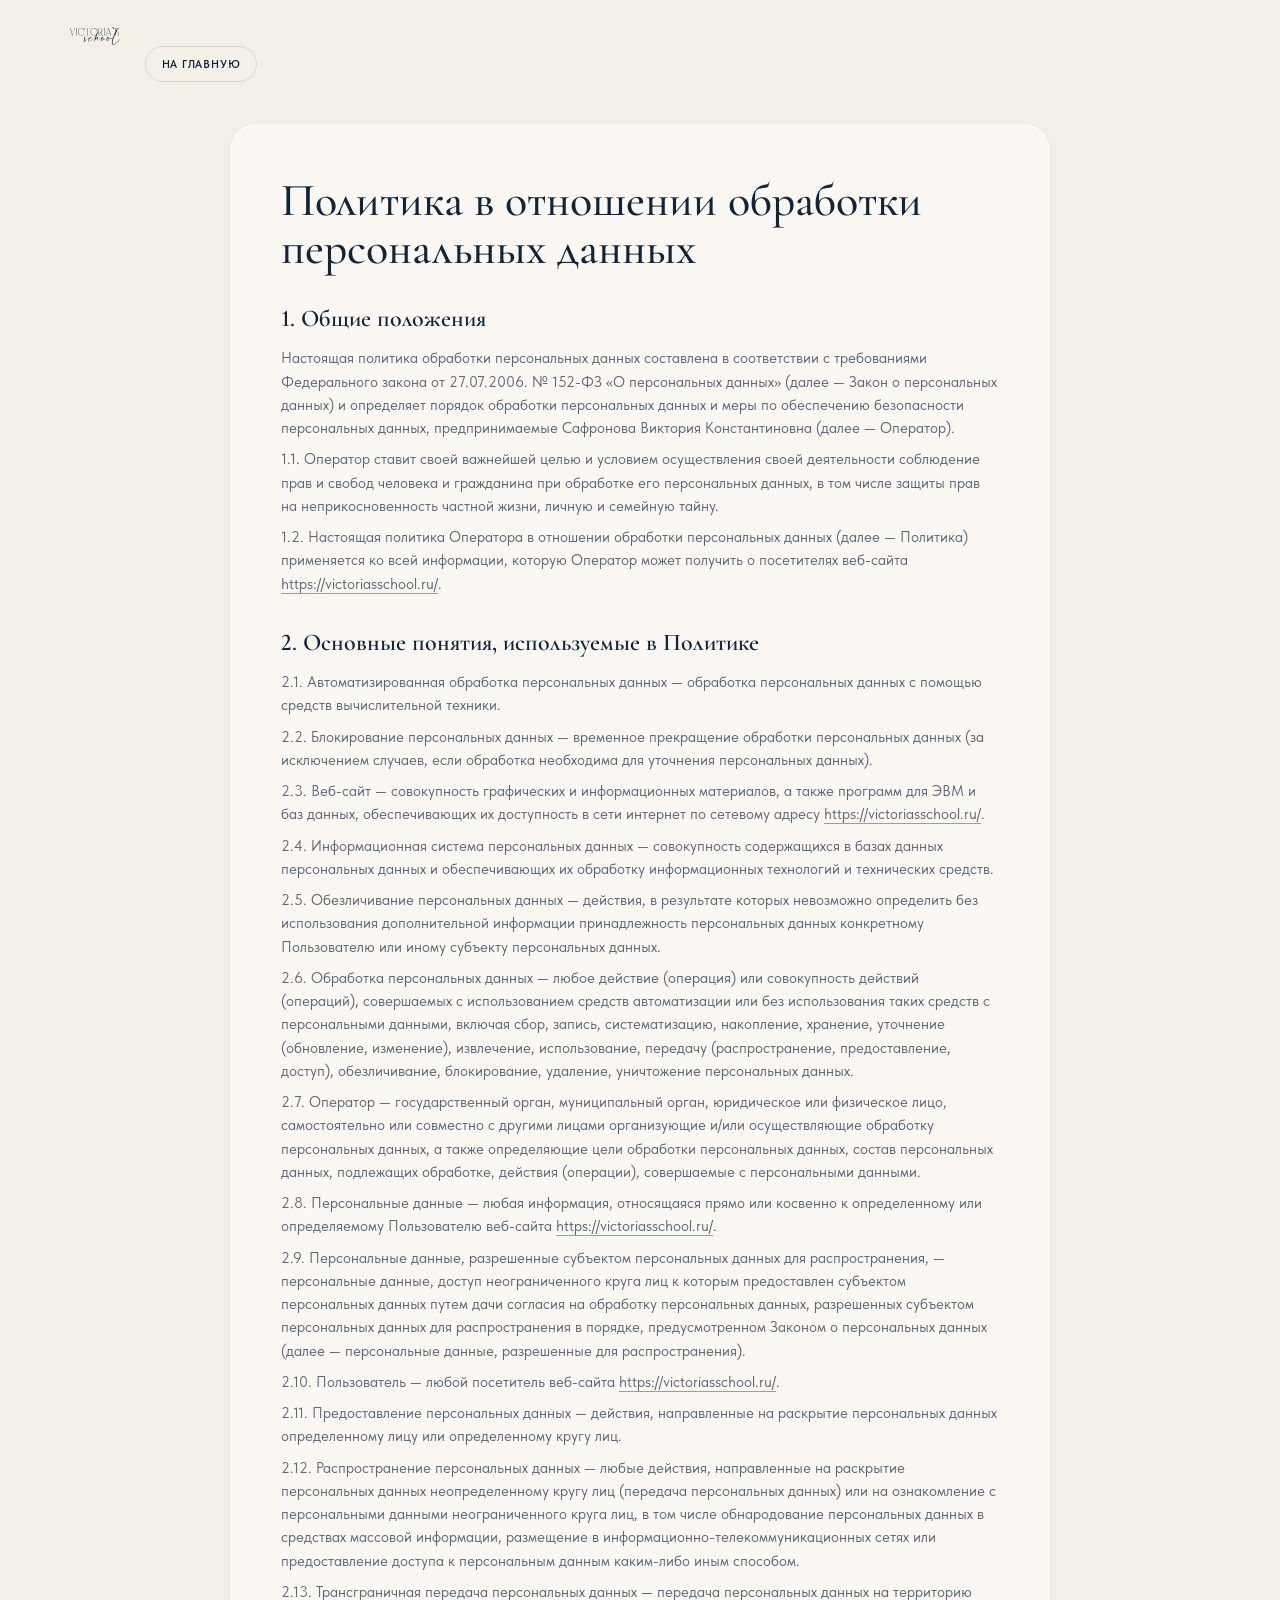
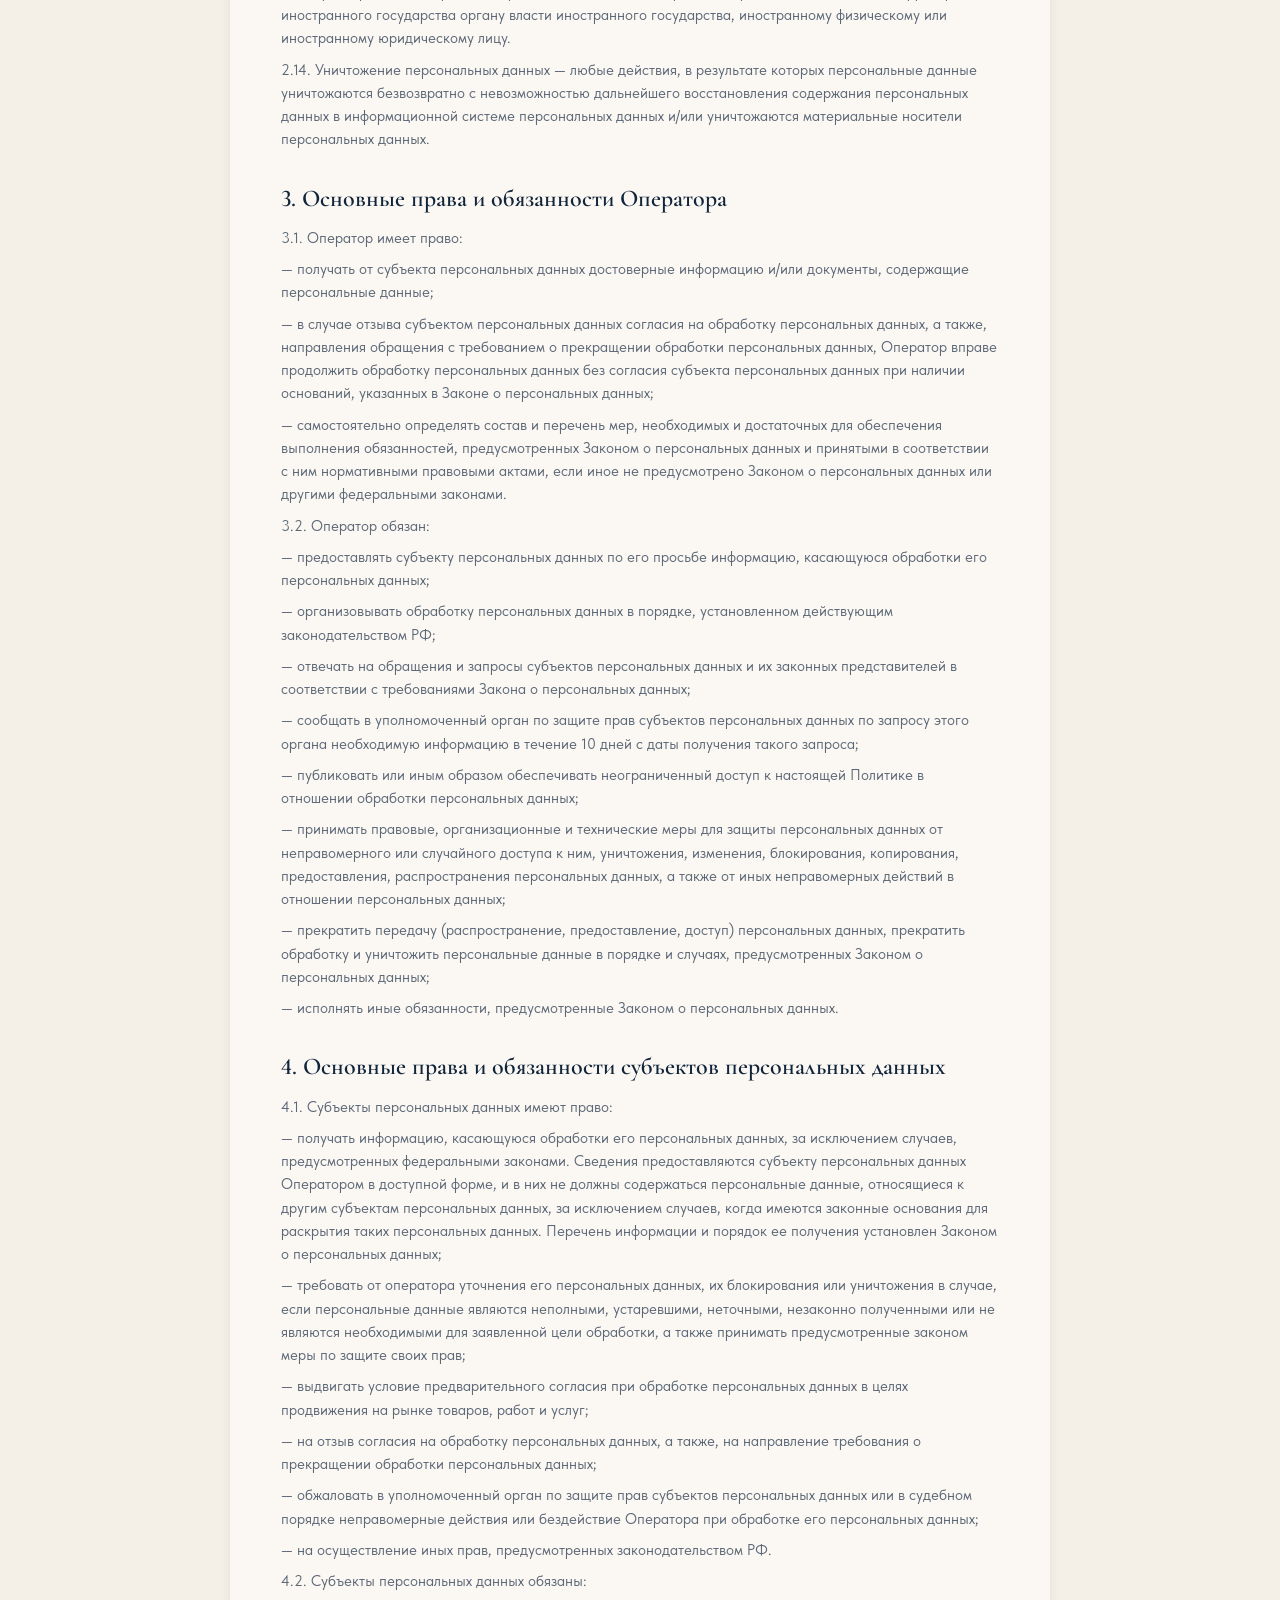
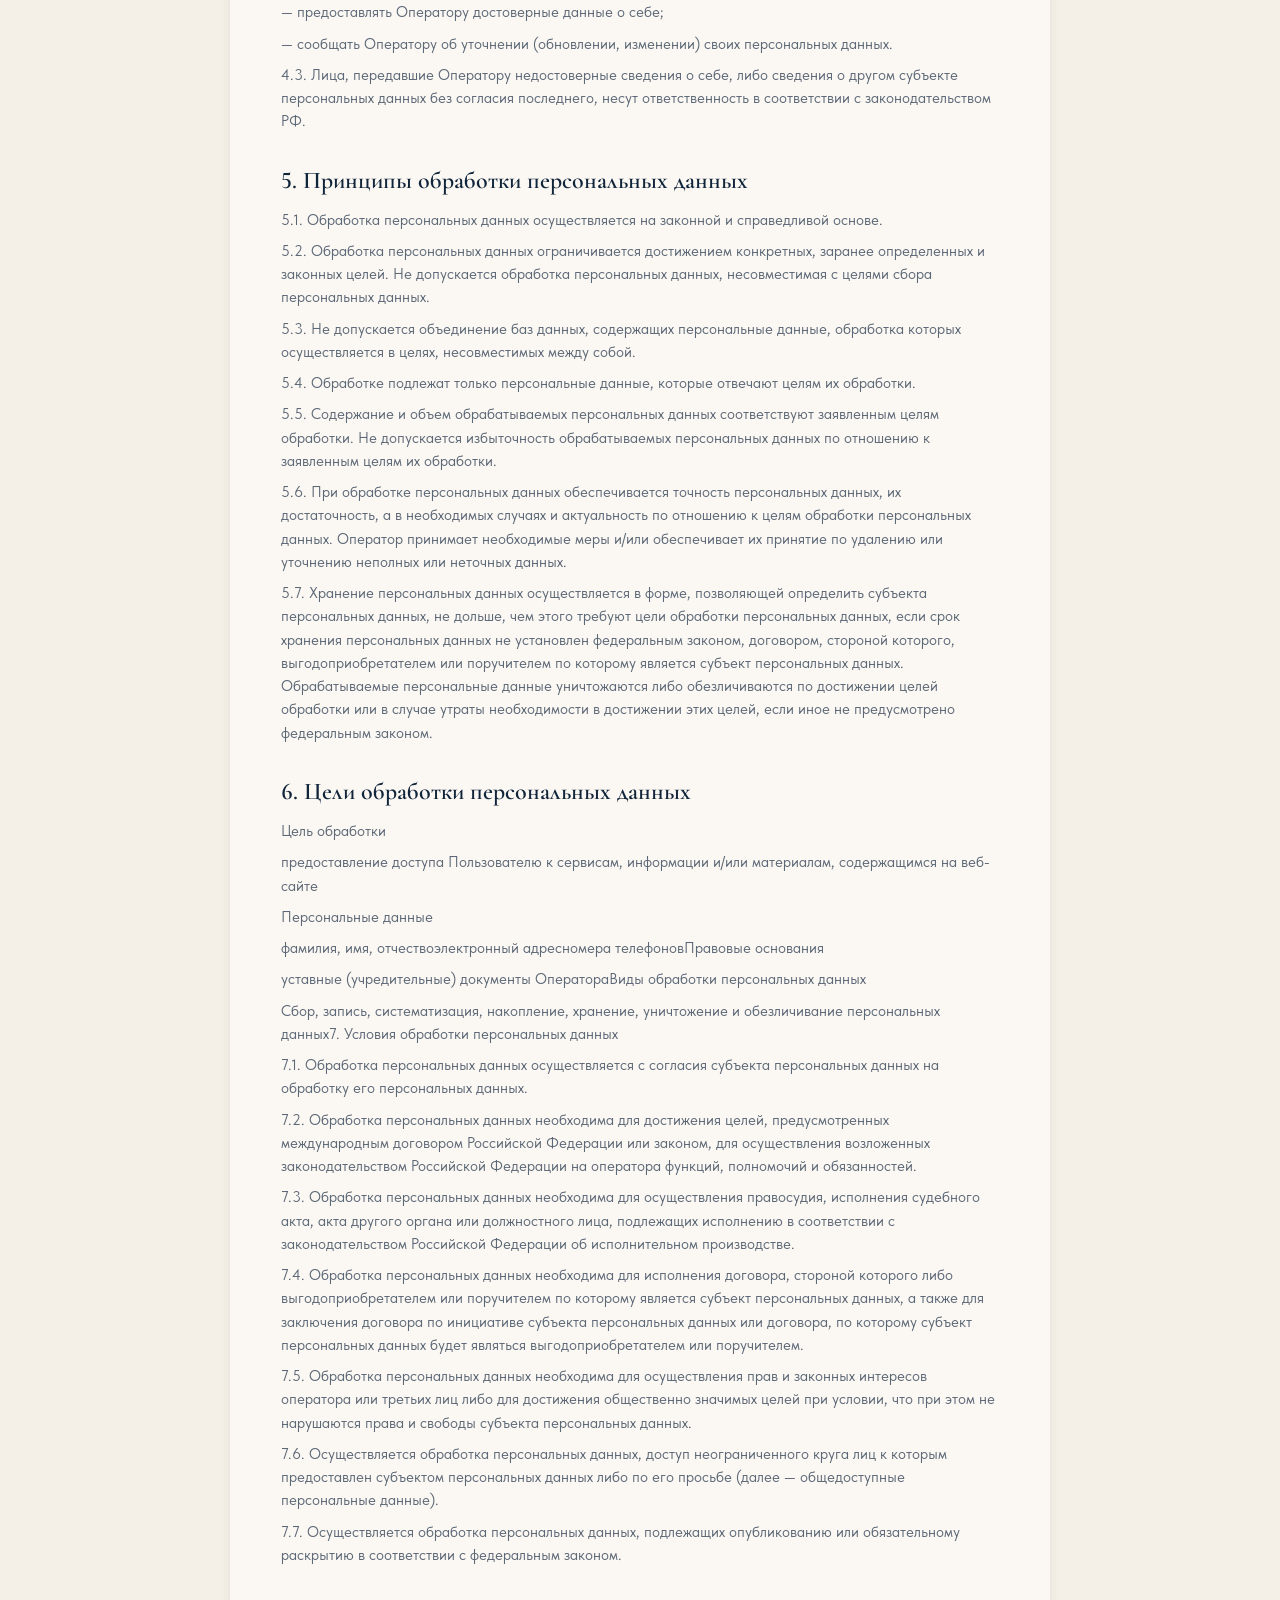
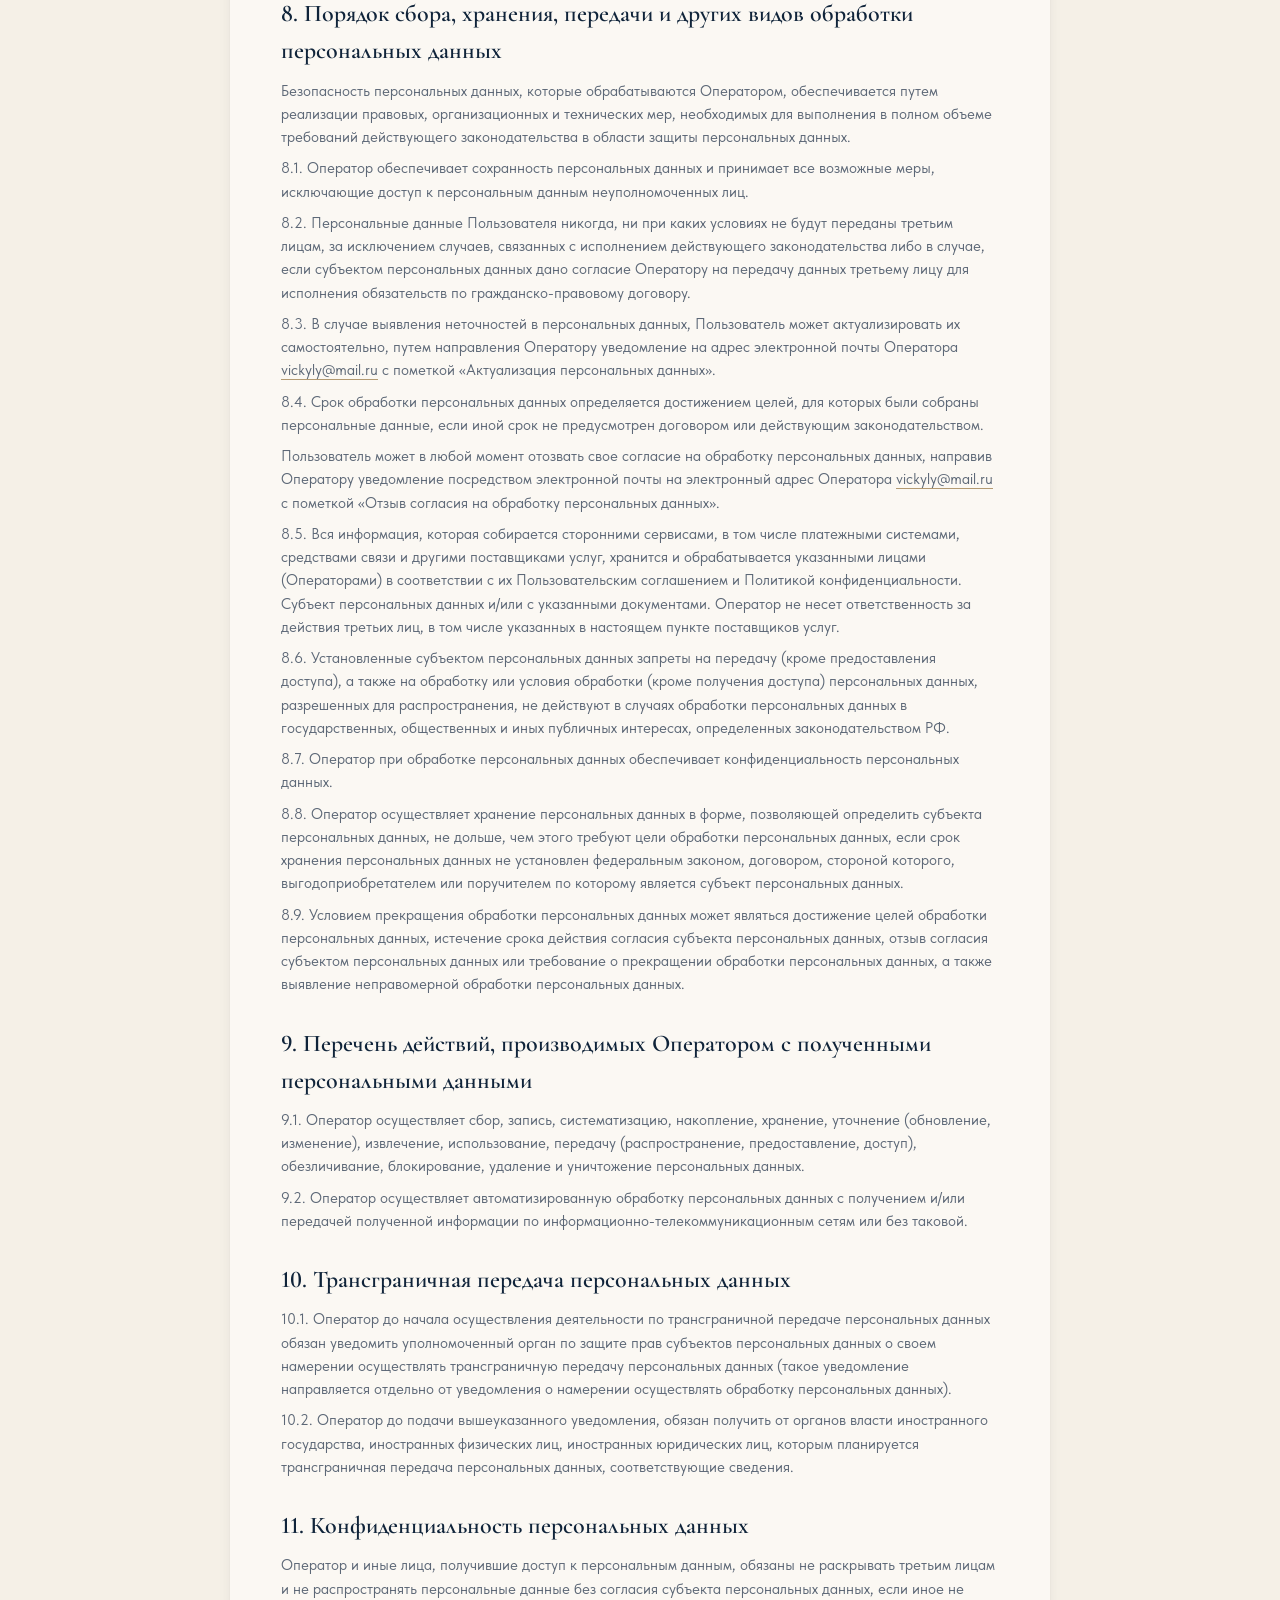
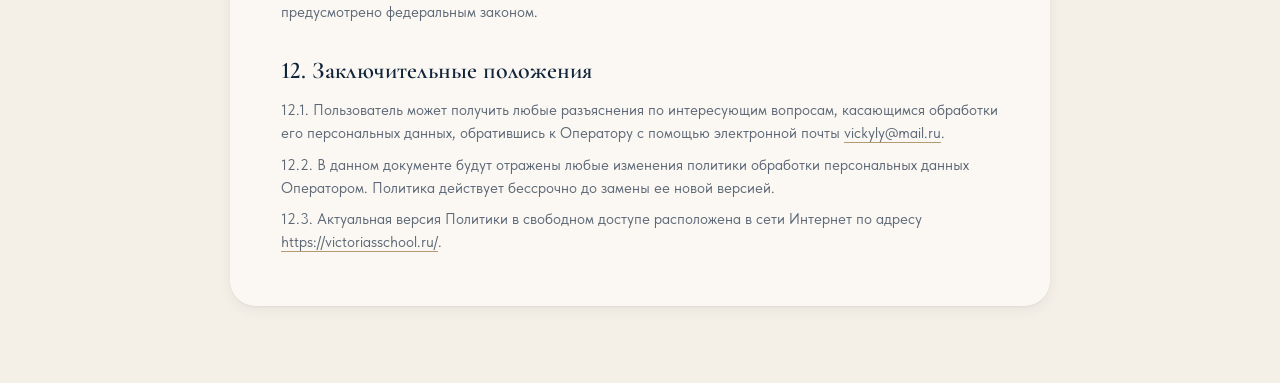
<file: policy.html>
<!doctype html>
<html lang="ru">
<head>
  <meta charset="utf-8">
  <meta name="viewport" content="width=device-width, initial-scale=1">
  <title>Политика конфиденциальности — Victoria's School</title>
  <meta name="robots" content="noindex">
  <link rel="icon" href="assets/img/favicon.svg" type="image/svg+xml">
  <link rel="stylesheet" href="assets/css/style.css?v=202611271204">
</head>
<body>
<header class="header is-scrolled">
  <div class="container header__inner">
    <a href="index.html" class="logo" aria-label="На главную"><img src="assets/img/logo.svg?v=202611271204" alt="Victoria's School" width="104" height="65"></a>
    <a class="btn btn--ghost btn--sm" href="index.html">На главную</a>
  </div>
</header>
<main class="legal">
  <div class="container">
    <article class="legal__box">
      <h1>Политика в отношении обработки персональных данных</h1>
      <h2>1. Общие положения</h2>
      <p>Настоящая политика обработки персональных данных составлена в соответствии с требованиями Федерального закона от 27.07.2006. № 152-ФЗ «О персональных данных» (далее — Закон о персональных данных) и определяет порядок обработки персональных данных и меры по обеспечению безопасности персональных данных, предпринимаемые Сафронова Виктория Константиновна (далее — Оператор).</p>
      <p>1.1. Оператор ставит своей важнейшей целью и условием осуществления своей деятельности соблюдение прав и свобод человека и гражданина при обработке его персональных данных, в том числе защиты прав на неприкосновенность частной жизни, личную и семейную тайну.</p>
      <p>1.2. Настоящая политика Оператора в отношении обработки персональных данных (далее — Политика) применяется ко всей информации, которую Оператор может получить о посетителях веб-сайта <a href="https://victoriasschool.ru/">https://victoriasschool.ru/</a>.</p>
      <h2>2. Основные понятия, используемые в Политике</h2>
      <p>2.1. Автоматизированная обработка персональных данных — обработка персональных данных с помощью средств вычислительной техники.</p>
      <p>2.2. Блокирование персональных данных — временное прекращение обработки персональных данных (за исключением случаев, если обработка необходима для уточнения персональных данных).</p>
      <p>2.3. Веб-сайт — совокупность графических и информационных материалов, а также программ для ЭВМ и баз данных, обеспечивающих их доступность в сети интернет по сетевому адресу <a href="https://victoriasschool.ru/">https://victoriasschool.ru/</a>.</p>
      <p>2.4. Информационная система персональных данных — совокупность содержащихся в базах данных персональных данных и обеспечивающих их обработку информационных технологий и технических средств.</p>
      <p>2.5. Обезличивание персональных данных — действия, в результате которых невозможно определить без использования дополнительной информации принадлежность персональных данных конкретному Пользователю или иному субъекту персональных данных.</p>
      <p>2.6. Обработка персональных данных — любое действие (операция) или совокупность действий (операций), совершаемых с использованием средств автоматизации или без использования таких средств с персональными данными, включая сбор, запись, систематизацию, накопление, хранение, уточнение (обновление, изменение), извлечение, использование, передачу (распространение, предоставление, доступ), обезличивание, блокирование, удаление, уничтожение персональных данных.</p>
      <p>2.7. Оператор — государственный орган, муниципальный орган, юридическое или физическое лицо, самостоятельно или совместно с другими лицами организующие и/или осуществляющие обработку персональных данных, а также определяющие цели обработки персональных данных, состав персональных данных, подлежащих обработке, действия (операции), совершаемые с персональными данными.</p>
      <p>2.8. Персональные данные — любая информация, относящаяся прямо или косвенно к определенному или определяемому Пользователю веб-сайта <a href="https://victoriasschool.ru/">https://victoriasschool.ru/</a>.</p>
      <p>2.9. Персональные данные, разрешенные субъектом персональных данных для распространения, — персональные данные, доступ неограниченного круга лиц к которым предоставлен субъектом персональных данных путем дачи согласия на обработку персональных данных, разрешенных субъектом персональных данных для распространения в порядке, предусмотренном Законом о персональных данных (далее — персональные данные, разрешенные для распространения).</p>
      <p>2.10. Пользователь — любой посетитель веб-сайта <a href="https://victoriasschool.ru/">https://victoriasschool.ru/</a>.</p>
      <p>2.11. Предоставление персональных данных — действия, направленные на раскрытие персональных данных определенному лицу или определенному кругу лиц.</p>
      <p>2.12. Распространение персональных данных — любые действия, направленные на раскрытие персональных данных неопределенному кругу лиц (передача персональных данных) или на ознакомление с персональными данными неограниченного круга лиц, в том числе обнародование персональных данных в средствах массовой информации, размещение в информационно-телекоммуникационных сетях или предоставление доступа к персональным данным каким-либо иным способом.</p>
      <p>2.13. Трансграничная передача персональных данных — передача персональных данных на территорию иностранного государства органу власти иностранного государства, иностранному физическому или иностранному юридическому лицу.</p>
      <p>2.14. Уничтожение персональных данных — любые действия, в результате которых персональные данные уничтожаются безвозвратно с невозможностью дальнейшего восстановления содержания персональных данных в информационной системе персональных данных и/или уничтожаются материальные носители персональных данных.</p>
      <h2>3. Основные права и обязанности Оператора</h2>
      <p>3.1. Оператор имеет право:</p>
      <p>— получать от субъекта персональных данных достоверные информацию и/или документы, содержащие персональные данные;</p>
      <p>— в случае отзыва субъектом персональных данных согласия на обработку персональных данных, а также, направления обращения с требованием о прекращении обработки персональных данных, Оператор вправе продолжить обработку персональных данных без согласия субъекта персональных данных при наличии оснований, указанных в Законе о персональных данных;</p>
      <p>— самостоятельно определять состав и перечень мер, необходимых и достаточных для обеспечения выполнения обязанностей, предусмотренных Законом о персональных данных и принятыми в соответствии с ним нормативными правовыми актами, если иное не предусмотрено Законом о персональных данных или другими федеральными законами.</p>
      <p>3.2. Оператор обязан:</p>
      <p>— предоставлять субъекту персональных данных по его просьбе информацию, касающуюся обработки его персональных данных;</p>
      <p>— организовывать обработку персональных данных в порядке, установленном действующим законодательством РФ;</p>
      <p>— отвечать на обращения и запросы субъектов персональных данных и их законных представителей в соответствии с требованиями Закона о персональных данных;</p>
      <p>— сообщать в уполномоченный орган по защите прав субъектов персональных данных по запросу этого органа необходимую информацию в течение 10 дней с даты получения такого запроса;</p>
      <p>— публиковать или иным образом обеспечивать неограниченный доступ к настоящей Политике в отношении обработки персональных данных;</p>
      <p>— принимать правовые, организационные и технические меры для защиты персональных данных от неправомерного или случайного доступа к ним, уничтожения, изменения, блокирования, копирования, предоставления, распространения персональных данных, а также от иных неправомерных действий в отношении персональных данных;</p>
      <p>— прекратить передачу (распространение, предоставление, доступ) персональных данных, прекратить обработку и уничтожить персональные данные в порядке и случаях, предусмотренных Законом о персональных данных;</p>
      <p>— исполнять иные обязанности, предусмотренные Законом о персональных данных.</p>
      <h2>4. Основные права и обязанности субъектов персональных данных</h2>
      <p>4.1. Субъекты персональных данных имеют право:</p>
      <p>— получать информацию, касающуюся обработки его персональных данных, за исключением случаев, предусмотренных федеральными законами. Сведения предоставляются субъекту персональных данных Оператором в доступной форме, и в них не должны содержаться персональные данные, относящиеся к другим субъектам персональных данных, за исключением случаев, когда имеются законные основания для раскрытия таких персональных данных. Перечень информации и порядок ее получения установлен Законом о персональных данных;</p>
      <p>— требовать от оператора уточнения его персональных данных, их блокирования или уничтожения в случае, если персональные данные являются неполными, устаревшими, неточными, незаконно полученными или не являются необходимыми для заявленной цели обработки, а также принимать предусмотренные законом меры по защите своих прав;</p>
      <p>— выдвигать условие предварительного согласия при обработке персональных данных в целях продвижения на рынке товаров, работ и услуг;</p>
      <p>— на отзыв согласия на обработку персональных данных, а также, на направление требования о прекращении обработки персональных данных;</p>
      <p>— обжаловать в уполномоченный орган по защите прав субъектов персональных данных или в судебном порядке неправомерные действия или бездействие Оператора при обработке его персональных данных;</p>
      <p>— на осуществление иных прав, предусмотренных законодательством РФ.</p>
      <p>4.2. Субъекты персональных данных обязаны:</p>
      <p>— предоставлять Оператору достоверные данные о себе;</p>
      <p>— сообщать Оператору об уточнении (обновлении, изменении) своих персональных данных.</p>
      <p>4.3. Лица, передавшие Оператору недостоверные сведения о себе, либо сведения о другом субъекте персональных данных без согласия последнего, несут ответственность в соответствии с законодательством РФ.</p>
      <h2>5. Принципы обработки персональных данных</h2>
      <p>5.1. Обработка персональных данных осуществляется на законной и справедливой основе.</p>
      <p>5.2. Обработка персональных данных ограничивается достижением конкретных, заранее определенных и законных целей. Не допускается обработка персональных данных, несовместимая с целями сбора персональных данных.</p>
      <p>5.3. Не допускается объединение баз данных, содержащих персональные данные, обработка которых осуществляется в целях, несовместимых между собой.</p>
      <p>5.4. Обработке подлежат только персональные данные, которые отвечают целям их обработки.</p>
      <p>5.5. Содержание и объем обрабатываемых персональных данных соответствуют заявленным целям обработки. Не допускается избыточность обрабатываемых персональных данных по отношению к заявленным целям их обработки.</p>
      <p>5.6. При обработке персональных данных обеспечивается точность персональных данных, их достаточность, а в необходимых случаях и актуальность по отношению к целям обработки персональных данных. Оператор принимает необходимые меры и/или обеспечивает их принятие по удалению или уточнению неполных или неточных данных.</p>
      <p>5.7. Хранение персональных данных осуществляется в форме, позволяющей определить субъекта персональных данных, не дольше, чем этого требуют цели обработки персональных данных, если срок хранения персональных данных не установлен федеральным законом, договором, стороной которого, выгодоприобретателем или поручителем по которому является субъект персональных данных. Обрабатываемые персональные данные уничтожаются либо обезличиваются по достижении целей обработки или в случае утраты необходимости в достижении этих целей, если иное не предусмотрено федеральным законом.</p>
      <h2>6. Цели обработки персональных данных</h2>
      <p>Цель обработки</p>
      <p>предоставление доступа Пользователю к сервисам, информации и/или материалам, содержащимся на веб-сайте</p>
      <p>Персональные данные</p>
      <p>фамилия, имя, отчествоэлектронный адресномера телефоновПравовые основания</p>
      <p>уставные (учредительные) документы ОператораВиды обработки персональных данных</p>
      <p>Сбор, запись, систематизация, накопление, хранение, уничтожение и обезличивание персональных данных7. Условия обработки персональных данных</p>
      <p>7.1. Обработка персональных данных осуществляется с согласия субъекта персональных данных на обработку его персональных данных.</p>
      <p>7.2. Обработка персональных данных необходима для достижения целей, предусмотренных международным договором Российской Федерации или законом, для осуществления возложенных законодательством Российской Федерации на оператора функций, полномочий и обязанностей.</p>
      <p>7.3. Обработка персональных данных необходима для осуществления правосудия, исполнения судебного акта, акта другого органа или должностного лица, подлежащих исполнению в соответствии с законодательством Российской Федерации об исполнительном производстве.</p>
      <p>7.4. Обработка персональных данных необходима для исполнения договора, стороной которого либо выгодоприобретателем или поручителем по которому является субъект персональных данных, а также для заключения договора по инициативе субъекта персональных данных или договора, по которому субъект персональных данных будет являться выгодоприобретателем или поручителем.</p>
      <p>7.5. Обработка персональных данных необходима для осуществления прав и законных интересов оператора или третьих лиц либо для достижения общественно значимых целей при условии, что при этом не нарушаются права и свободы субъекта персональных данных.</p>
      <p>7.6. Осуществляется обработка персональных данных, доступ неограниченного круга лиц к которым предоставлен субъектом персональных данных либо по его просьбе (далее — общедоступные персональные данные).</p>
      <p>7.7. Осуществляется обработка персональных данных, подлежащих опубликованию или обязательному раскрытию в соответствии с федеральным законом.</p>
      <h2>8. Порядок сбора, хранения, передачи и других видов обработки персональных данных</h2>
      <p>Безопасность персональных данных, которые обрабатываются Оператором, обеспечивается путем реализации правовых, организационных и технических мер, необходимых для выполнения в полном объеме требований действующего законодательства в области защиты персональных данных.</p>
      <p>8.1. Оператор обеспечивает сохранность персональных данных и принимает все возможные меры, исключающие доступ к персональным данным неуполномоченных лиц.</p>
      <p>8.2. Персональные данные Пользователя никогда, ни при каких условиях не будут переданы третьим лицам, за исключением случаев, связанных с исполнением действующего законодательства либо в случае, если субъектом персональных данных дано согласие Оператору на передачу данных третьему лицу для исполнения обязательств по гражданско-правовому договору.</p>
      <p>8.3. В случае выявления неточностей в персональных данных, Пользователь может актуализировать их самостоятельно, путем направления Оператору уведомление на адрес электронной почты Оператора <a href="mailto:vickyly@mail.ru">vickyly@mail.ru</a> с пометкой «Актуализация персональных данных».</p>
      <p>8.4. Срок обработки персональных данных определяется достижением целей, для которых были собраны персональные данные, если иной срок не предусмотрен договором или действующим законодательством.</p>
      <p>Пользователь может в любой момент отозвать свое согласие на обработку персональных данных, направив Оператору уведомление посредством электронной почты на электронный адрес Оператора <a href="mailto:vickyly@mail.ru">vickyly@mail.ru</a> с пометкой «Отзыв согласия на обработку персональных данных».</p>
      <p>8.5. Вся информация, которая собирается сторонними сервисами, в том числе платежными системами, средствами связи и другими поставщиками услуг, хранится и обрабатывается указанными лицами (Операторами) в соответствии с их Пользовательским соглашением и Политикой конфиденциальности. Субъект персональных данных и/или с указанными документами. Оператор не несет ответственность за действия третьих лиц, в том числе указанных в настоящем пункте поставщиков услуг.</p>
      <p>8.6. Установленные субъектом персональных данных запреты на передачу (кроме предоставления доступа), а также на обработку или условия обработки (кроме получения доступа) персональных данных, разрешенных для распространения, не действуют в случаях обработки персональных данных в государственных, общественных и иных публичных интересах, определенных законодательством РФ.</p>
      <p>8.7. Оператор при обработке персональных данных обеспечивает конфиденциальность персональных данных.</p>
      <p>8.8. Оператор осуществляет хранение персональных данных в форме, позволяющей определить субъекта персональных данных, не дольше, чем этого требуют цели обработки персональных данных, если срок хранения персональных данных не установлен федеральным законом, договором, стороной которого, выгодоприобретателем или поручителем по которому является субъект персональных данных.</p>
      <p>8.9. Условием прекращения обработки персональных данных может являться достижение целей обработки персональных данных, истечение срока действия согласия субъекта персональных данных, отзыв согласия субъектом персональных данных или требование о прекращении обработки персональных данных, а также выявление неправомерной обработки персональных данных.</p>
      <h2>9. Перечень действий, производимых Оператором с полученными персональными данными</h2>
      <p>9.1. Оператор осуществляет сбор, запись, систематизацию, накопление, хранение, уточнение (обновление, изменение), извлечение, использование, передачу (распространение, предоставление, доступ), обезличивание, блокирование, удаление и уничтожение персональных данных.</p>
      <p>9.2. Оператор осуществляет автоматизированную обработку персональных данных с получением и/или передачей полученной информации по информационно-телекоммуникационным сетям или без таковой.</p>
      <h2>10. Трансграничная передача персональных данных</h2>
      <p>10.1. Оператор до начала осуществления деятельности по трансграничной передаче персональных данных обязан уведомить уполномоченный орган по защите прав субъектов персональных данных о своем намерении осуществлять трансграничную передачу персональных данных (такое уведомление направляется отдельно от уведомления о намерении осуществлять обработку персональных данных).</p>
      <p>10.2. Оператор до подачи вышеуказанного уведомления, обязан получить от органов власти иностранного государства, иностранных физических лиц, иностранных юридических лиц, которым планируется трансграничная передача персональных данных, соответствующие сведения.</p>
      <h2>11. Конфиденциальность персональных данных</h2>
      <p>Оператор и иные лица, получившие доступ к персональным данным, обязаны не раскрывать третьим лицам и не распространять персональные данные без согласия субъекта персональных данных, если иное не предусмотрено федеральным законом.</p>
      <h2>12. Заключительные положения</h2>
      <p>12.1. Пользователь может получить любые разъяснения по интересующим вопросам, касающимся обработки его персональных данных, обратившись к Оператору с помощью электронной почты <a href="mailto:vickyly@mail.ru">vickyly@mail.ru</a>.</p>
      <p>12.2. В данном документе будут отражены любые изменения политики обработки персональных данных Оператором. Политика действует бессрочно до замены ее новой версией.</p>
      <p>12.3. Актуальная версия Политики в свободном доступе расположена в сети Интернет по адресу <a href="https://victoriasschool.ru/">https://victoriasschool.ru/</a>.</p>
    </article>
  </div>
</main>
</body>
</html>
</file>
<file: assets/css/style.css>
/* ==========================================================
   Victoria's School — стили сайта (версия 1.1)
   Каждый смысловой блок рассчитан на один экран:
   размеры зависят и от ширины, и от высоты окна (min(vw, vh)).
   ========================================================== */

/* ---------- Шрифты (локальные) ---------- */
@font-face { font-family: "Masvol"; src: url("../fonts/masvol.woff2") format("woff2"); font-weight: 300; font-style: normal; font-display: swap; }
@font-face { font-family: "Tilda Sans"; src: url("../fonts/tildasans-vf.woff2") format("woff2-variations"), url("../fonts/tildasans-vf.woff2") format("woff2"); font-weight: 250 1000; font-style: normal; font-display: swap; }
@font-face { font-family: "Cormorant"; src: url("../fonts/cormorant-cyr.woff2") format("woff2"); font-weight: 300 700; font-style: normal; font-display: swap; unicode-range: U+0301, U+0400-045F, U+0490-0491, U+04B0-04B1, U+2116; }
@font-face { font-family: "Cormorant"; src: url("../fonts/cormorant-lat.woff2") format("woff2"); font-weight: 300 700; font-style: normal; font-display: swap; unicode-range: U+0000-00FF, U+0131, U+0152-0153, U+02BB-02BC, U+02C6, U+02DA, U+02DC, U+0304, U+0308, U+0329, U+2000-206F, U+20AC, U+2122, U+2191, U+2193, U+2212, U+2215, U+FEFF, U+FFFD; }
@font-face { font-family: "Cormorant"; src: url("../fonts/cormorant-italic-cyr.woff2") format("woff2"); font-weight: 300 700; font-style: italic; font-display: swap; unicode-range: U+0301, U+0400-045F, U+0490-0491, U+04B0-04B1, U+2116; }
@font-face { font-family: "Cormorant"; src: url("../fonts/cormorant-italic-lat.woff2") format("woff2"); font-weight: 300 700; font-style: italic; font-display: swap; unicode-range: U+0000-00FF, U+0131, U+0152-0153, U+02BB-02BC, U+02C6, U+02DA, U+02DC, U+0304, U+0308, U+0329, U+2000-206F, U+20AC, U+2122, U+2191, U+2193, U+2212, U+2215, U+FEFF, U+FFFD; }

/* ---------- Токены ---------- */
:root {
  --navy: #10243a;
  --navy-2: #172f4b;
  --navy-3: #22405f;
  --sand: #d5c7af;
  --sand-2: #e4d9c6;
  --sand-3: #b39a72;
  --cream: #f5f0e7;
  --paper: #fbf8f3;
  --white: #fff;
  --ink: #10243a;
  --muted: #5d6877;
  --muted-light: rgba(255,255,255,.68);
  --line: rgba(16,36,58,.12);
  --line-light: rgba(255,255,255,.16);

  --f-display: "Masvol", "Cormorant", Georgia, serif;
  --f-serif: "Cormorant", Georgia, "Times New Roman", serif;
  --f-sans: "Tilda Sans", system-ui, -apple-system, "Segoe UI", Roboto, Arial, sans-serif;

  /* Масштаб: учитывает и ширину, и высоту экрана */
  --fs-h2: clamp(28px, min(3.2vw, 5vh), 48px);
  --fs-h3: clamp(19px, min(1.6vw, 2.6vh), 24px);
  --fs-body: clamp(14px, min(1.05vw, 1.75vh), 16px);
  --fs-small: clamp(12px, min(.9vw, 1.5vh), 14px);
  --gap: clamp(10px, min(1.1vw, 1.6vh), 16px);
  --pad-card: clamp(16px, min(1.7vw, 2.6vh), 26px);

  --container: 1240px;
  --gutter: clamp(16px, 3vw, 40px);
  --inset: clamp(6px, .8vw, 12px);
  --r-xl: clamp(20px, 2vw, 30px);
  --r-lg: clamp(16px, 1.5vw, 22px);
  --r-md: 14px;

  --header-h: 56px;
  --header-top: var(--inset);
  --header-space: calc(var(--header-h) + var(--header-top) * 2);
  --screen: calc(100svh - var(--header-space) - var(--inset));

  --shadow-sm: 0 1px 2px rgba(16,36,58,.05), 0 4px 14px rgba(16,36,58,.06);
  --shadow-md: 0 2px 6px rgba(16,36,58,.06), 0 18px 40px -12px rgba(16,36,58,.2);
  --shadow-lg: 0 24px 60px -20px rgba(16,36,58,.4);
  --ease: cubic-bezier(.22,.8,.24,1);
}

/* ---------- База ---------- */
*, *::before, *::after { box-sizing: border-box; }
html { -webkit-text-size-adjust: 100%; scroll-behavior: smooth; scroll-padding-top: var(--header-space); overflow-x: clip; }
body {
  margin: 0; padding-top: var(--header-space);
  font-family: var(--f-sans); font-size: var(--fs-body); line-height: 1.55; color: var(--ink);
  background: var(--cream);
  -webkit-font-smoothing: antialiased; text-rendering: optimizeLegibility;
  font-variant-numeric: lining-nums; font-feature-settings: "lnum" 1;
  overflow-x: clip;
}
body.is-locked { overflow: hidden; }
img { display: block; max-width: 100%; height: auto; }
a { color: inherit; text-decoration: none; }
button { font: inherit; color: inherit; cursor: pointer; background: none; border: 0; padding: 0; }
ul, ol { margin: 0; padding: 0; list-style: none; }
h1, h2, h3, h4, p, dl, dd { margin: 0; }
:focus-visible { outline: 2px solid var(--sand-3); outline-offset: 3px; border-radius: 6px; }
::selection { background: var(--sand); color: var(--navy); }
.container { width: 100%; max-width: calc(var(--container) + var(--gutter) * 2); margin-inline: auto; padding-inline: var(--gutter); }

.h2 { font-family: var(--f-serif); font-weight: 500; font-size: var(--fs-h2); line-height: 1.02; letter-spacing: -.005em; }
.h2 em, .h3 em { font-style: italic; color: var(--sand-3); }
.h3 { font-family: var(--f-serif); font-weight: 600; font-size: var(--fs-h3); line-height: 1.12; }
.lead { color: var(--muted); max-width: 52ch; }
.section-head { display: grid; grid-template-columns: 1fr auto; align-items: end; gap: 10px 40px; margin-bottom: clamp(16px, 3.4vh, 36px); }
.section-head .lead { max-width: 46ch; }
.subhead { font-size: var(--fs-small); font-weight: 600; letter-spacing: .12em; text-transform: uppercase; color: var(--sand); margin-bottom: 4px; }

/* Каждый смысловой блок — ровно экран */
.screen {
  min-height: var(--screen);
  display: flex; flex-direction: column; justify-content: center;
  padding-block: clamp(24px, 5vh, 56px);
  position: relative;
}
.panel { margin: var(--inset) var(--inset) 0; border-radius: var(--r-xl); position: relative; overflow: clip; }
.panel--navy { background: var(--navy); color: var(--white); }
.panel--sand { background: var(--sand); }
.panel--paper { background: var(--paper); }

/* ---------- Кнопки ---------- */
.btn {
  --btn-bg: var(--navy); --btn-fg: var(--white); --btn-bd: var(--navy);
  position: relative; display: inline-flex; align-items: center; justify-content: center; gap: 10px;
  min-height: clamp(40px, 5vh, 46px); padding: 0 clamp(16px, 1.4vw, 20px);
  border-radius: 999px; border: 1px solid var(--btn-bd);
  background: var(--btn-bg); color: var(--btn-fg);
  font-size: 12px; font-weight: 600; letter-spacing: .07em; text-transform: uppercase; line-height: 1.2;
  overflow: hidden; isolation: isolate; white-space: nowrap;
  transition: color .45s var(--ease), border-color .45s var(--ease), transform .45s var(--ease);
}
.btn::before { content: ""; position: absolute; inset: 0; z-index: -1; background: var(--btn-hover, var(--navy-3)); transform: translateY(101%); border-radius: inherit; transition: transform .5s var(--ease); }
.btn:hover::before { transform: translateY(0); }
.btn:hover { color: var(--btn-hover-fg, var(--white)); }
.btn:active { transform: scale(.98); }
.btn__icon { width: 26px; height: 26px; margin-right: -10px; border-radius: 50%; display: grid; place-items: center; flex: none; background: var(--btn-fg); color: var(--btn-bg); transition: transform .5s var(--ease), background .45s, color .45s; }
.btn:hover .btn__icon { transform: rotate(-45deg); }
.btn__icon svg { width: 12px; height: 12px; }
.btn--sand { --btn-bg: var(--sand); --btn-fg: var(--navy); --btn-bd: var(--sand); --btn-hover: var(--white); --btn-hover-fg: var(--navy); }
.btn--sand .btn__icon { background: var(--navy); color: var(--sand); }
.btn--ghost-light { --btn-bg: transparent; --btn-fg: var(--white); --btn-bd: rgba(255,255,255,.3); --btn-hover: var(--white); --btn-hover-fg: var(--navy); }
.btn--ghost-light .btn__icon { background: rgba(255,255,255,.12); color: var(--white); }
.btn--ghost-light:hover .btn__icon { background: var(--navy); }
.btn--ghost { --btn-bg: transparent; --btn-fg: var(--navy); --btn-bd: var(--line); --btn-hover: var(--navy); --btn-hover-fg: var(--white); }
.btn--white { --btn-bg: var(--white); --btn-fg: var(--navy); --btn-bd: var(--white); --btn-hover: var(--sand); --btn-hover-fg: var(--navy); }
.btn--white .btn__icon { background: var(--navy); color: var(--white); }
.btn--sm { min-height: 36px; padding: 0 16px; font-size: 11px; }
.btn--block { width: 100%; }
.icon-btn { width: 40px; height: 40px; border-radius: 50%; display: grid; place-items: center; background: var(--navy); color: var(--white); transition: background .3s, transform .3s var(--ease); }
.icon-btn:hover { background: var(--navy-3); transform: translateY(-2px); }
.icon-btn svg { width: 18px; height: 18px; }

/* ---------- Прелоадер: логотип + линия загрузки ---------- */
.preloader {
  position: fixed; inset: 0; z-index: 1000; display: grid; place-items: center; background: var(--cream);
  transition: opacity .6s var(--ease), visibility .6s;
  animation: preloader-out .5s var(--ease) 3s forwards; /* страховка без JS */
}
.preloader.is-done { opacity: 0; visibility: hidden; }
.preloader__inner { display: grid; justify-items: center; gap: 22px; }
.preloader__logo { width: clamp(150px, 18vw, 210px); opacity: 0; transform: translateY(10px); animation: rise .9s var(--ease) .1s forwards; }
.preloader__bar { width: clamp(140px, 16vw, 190px); height: 2px; border-radius: 2px; background: rgba(16,36,58,.1); overflow: hidden; }
.preloader__bar i { display: block; height: 100%; background: var(--navy); transform-origin: left; transform: scaleX(0); animation: bar 1.5s var(--ease) .15s forwards; }
@keyframes rise { to { opacity: 1; transform: none; } }
@keyframes bar { to { transform: scaleX(1); } }
@keyframes preloader-out { to { opacity: 0; visibility: hidden; } }

/* ---------- Шапка: плавающая «плашка», закреплена ---------- */
.header { position: fixed; z-index: 100; top: var(--header-top); left: var(--inset); right: var(--inset); height: var(--header-h); }
.header__bar {
  height: 100%; display: flex; align-items: center; justify-content: space-between; gap: 20px;
  padding: 0 8px 0 clamp(14px, 1.6vw, 22px);
  border-radius: var(--r-lg);
  background: rgba(251,248,243,.86);
  backdrop-filter: saturate(1.4) blur(16px); -webkit-backdrop-filter: saturate(1.4) blur(16px);
  box-shadow: 0 0 0 1px var(--line), 0 10px 30px -16px rgba(16,36,58,.3);
  transition: background .4s;
}
.logo { display: inline-flex; align-items: center; flex: none; }
.logo img { width: 92px; height: auto; }
.nav { display: flex; gap: clamp(14px, 2vw, 30px); }
.nav a { position: relative; font-size: 14px; font-weight: 500; padding: 4px 0; }
.nav a::after { content: ""; position: absolute; left: 0; right: 0; bottom: 0; height: 1px; background: currentColor; transform: scaleX(0); transform-origin: right; transition: transform .4s var(--ease); }
.nav a:hover::after, .nav a.is-active::after { transform: scaleX(1); transform-origin: left; }
.header__actions { display: flex; align-items: center; gap: 8px; }
.burger { display: none; width: 40px; height: 40px; border-radius: 50%; background: var(--navy); position: relative; }
.burger span { position: absolute; left: 12px; right: 12px; height: 1.5px; background: var(--white); transition: transform .4s var(--ease); }
.burger span:nth-child(1) { top: 16px; }
.burger span:nth-child(2) { top: 23px; }
.burger[aria-expanded="true"] span:nth-child(1) { transform: translateY(3.5px) rotate(45deg); }
.burger[aria-expanded="true"] span:nth-child(2) { transform: translateY(-3.5px) rotate(-45deg); }

.mobile-menu {
  position: fixed; inset: 0; z-index: 90; background: var(--navy); color: var(--white);
  padding: calc(var(--header-space) + 20px) var(--gutter) 28px;
  display: flex; flex-direction: column; justify-content: space-between;
  clip-path: circle(0 at calc(100% - 36px) 36px); transition: clip-path .7s var(--ease); visibility: hidden;
}
.mobile-menu.is-open { clip-path: circle(150% at calc(100% - 36px) 36px); visibility: visible; }
.mobile-menu nav { display: grid; gap: 2px; }
.mobile-menu nav a { font-family: var(--f-serif); font-size: clamp(28px, min(8vw, 4.6vh), 40px); line-height: 1.2; display: flex; gap: 12px; align-items: baseline; }
.mobile-menu nav a small { font-family: var(--f-sans); font-size: 11px; color: var(--sand); letter-spacing: .1em; }
.mobile-menu__foot { display: grid; gap: 16px; }

/* ---------- HERO ---------- */
.hero { min-height: var(--screen); display: flex; flex-direction: column; justify-content: center; padding-block: clamp(20px, 4vh, 44px) 0; isolation: isolate; margin-top: 0; }
.hero::before { content: ""; position: absolute; z-index: -1; width: 60vw; height: 60vw; right: -18vw; top: -28vw; background: radial-gradient(closest-side, rgba(213,199,175,.15), transparent 70%); }
.hero__grid { display: grid; grid-template-columns: minmax(0, 1.15fr) minmax(0, .85fr); gap: clamp(24px, 4vw, 64px); align-items: center; flex: 1; }
.hero__content { position: relative; padding-block: 10px; }
.hero__title {
  position: relative; font-family: var(--f-display); font-weight: 300;
  font-size: clamp(42px, min(7.4vw, 12.5vh), 118px);
  line-height: .86; letter-spacing: .01em; text-transform: uppercase;
  margin: clamp(20px, 4vh, 40px) 0 0; color: var(--white);
}
.hero__title .line { display: block; }
.hero__title .line--2 { padding-left: 1.45em; }
.hero__tagline { position: absolute; left: .2em; top: calc(50% + 12px); font-family: var(--f-sans); font-size: clamp(9px, .8vw, 11px); letter-spacing: .4em; text-transform: lowercase; color: var(--sand); line-height: 1.6; white-space: nowrap; }
.chip {
  position: absolute; z-index: 2; text-transform: none; letter-spacing: 0; white-space: nowrap;
  padding: 6px 13px; border-radius: 999px;
  font-family: var(--f-serif); font-style: italic; font-size: clamp(13px, min(1.2vw, 2vh), 17px); line-height: 1;
  color: var(--white); background: rgba(255,255,255,.07); border: 1px solid rgba(255,255,255,.18);
  backdrop-filter: blur(10px); -webkit-backdrop-filter: blur(10px);
  box-shadow: 0 10px 30px -10px rgba(0,0,0,.4);
  animation: float 6s ease-in-out infinite; translate: var(--px, 0) var(--py, 0); transition: translate .8s var(--ease);
}
.chip::before { content: ""; display: inline-block; width: 5px; height: 5px; border-radius: 50%; background: var(--sand); margin-right: 8px; vertical-align: .2em; }
.chip--1 { top: -18%; left: 1%; animation-delay: -1s; }
.chip--2 { top: -14%; left: 66%; animation-delay: -3s; }
.chip--3 { top: 86%; left: 1%; animation-delay: -2s; }
.chip--4 { top: 44%; left: 88%; animation-delay: -4.5s; }
@keyframes float { 0%, 100% { transform: translateY(0) rotate(-2deg); } 50% { transform: translateY(-10px) rotate(2deg); } }
.hero__text { margin-top: clamp(26px, 5vh, 48px); color: var(--muted-light); max-width: 44ch; font-size: clamp(14px, min(1.15vw, 2vh), 17px); }
.hero__buttons { display: flex; flex-wrap: wrap; gap: 8px; margin-top: clamp(16px, 3vh, 26px); }

.hero__media { position: relative; justify-self: end; height: clamp(300px, calc(var(--screen) - 230px), 600px); aspect-ratio: 4 / 5.2; max-width: 100%; }
.hero__photo { position: relative; height: 100%; border-radius: 999px 999px var(--r-lg) var(--r-lg); overflow: hidden; background: var(--navy-2); box-shadow: var(--shadow-lg); }
.hero__photo img { width: 100%; height: 100%; object-fit: cover; object-position: 50% 20%; transform: scale(1.04); transition: transform 1.6s var(--ease); }
.is-loaded .hero__photo img { transform: scale(1); }
.hero__arch { position: absolute; inset: 0; border: 1px solid rgba(213,199,175,.4); border-radius: 999px 999px var(--r-lg) var(--r-lg); z-index: -1; transform: translate(-14px, 14px); }
.hero__caption { /* «Виктория — основательница школы» — на фото, ненавязчиво */
  position: absolute; left: 12px; right: 12px; bottom: 12px; z-index: 2;
  display: flex; align-items: center; justify-content: space-between; gap: 10px;
  padding: 10px 14px; border-radius: 14px;
  background: rgba(16,36,58,.55); backdrop-filter: blur(12px); -webkit-backdrop-filter: blur(12px);
  border: 1px solid rgba(255,255,255,.14); color: var(--white);
}
.hero__caption b { font-family: var(--f-serif); font-style: italic; font-weight: 500; font-size: 19px; line-height: 1; color: var(--sand); }
.hero__caption span { font-size: 12px; letter-spacing: .06em; color: rgba(255,255,255,.8); }
.seal { position: absolute; left: -44px; bottom: 28%; width: clamp(82px, 7vw, 100px); aspect-ratio: 1; border-radius: 50%; background: var(--sand); color: var(--navy); display: grid; place-items: center; box-shadow: var(--shadow-md); z-index: 3; }
.seal svg { position: absolute; inset: 0; width: 100%; height: 100%; animation: spin 18s linear infinite; }
.seal text { font-family: var(--f-sans); font-size: 10.5px; font-weight: 700; letter-spacing: .2em; fill: var(--navy); }
.seal b { font-family: var(--f-serif); font-size: clamp(26px, 2.4vw, 34px); font-weight: 600; line-height: 1; }
@keyframes spin { to { transform: rotate(360deg); } }

.stats { display: grid; grid-template-columns: repeat(3, 1fr); margin-top: clamp(18px, 3.5vh, 36px); border-top: 1px solid var(--line-light); }
.stat { padding: clamp(14px, 2.6vh, 26px) clamp(12px, 2vw, 28px) clamp(16px, 3vh, 30px); display: grid; grid-template-columns: auto 1fr; gap: 2px 16px; align-items: center; }
.stat + .stat { border-left: 1px solid var(--line-light); }
.stat:first-child { padding-left: 0; }
.stat__num { grid-row: span 2; min-width: 1.3em; font-family: var(--f-serif); font-weight: 500; font-size: clamp(38px, min(4vw, 7vh), 60px); line-height: .9; color: var(--sand); }
.stat__num small { font-size: .42em; margin-left: 3px; }
.stat__num [data-level] { display: inline-block; transition: opacity .2s, transform .2s; }
.stat__num [data-level].is-switch { opacity: 0; transform: translateY(-6px); }
.stat__title { font-weight: 600; font-size: var(--fs-body); line-height: 1.3; }
.stat__text { font-size: var(--fs-small); line-height: 1.4; color: var(--muted-light); }

.marquee { overflow: hidden; padding-block: clamp(12px, 2vh, 18px); border-bottom: 1px solid var(--line); }
.marquee__track { display: flex; width: max-content; animation: marquee 38s linear infinite; }
.marquee__group { display: flex; align-items: center; flex: none; }
.marquee__group span { font-family: var(--f-serif); font-style: italic; font-size: clamp(20px, min(2.2vw, 3.6vh), 30px); padding-inline: 22px; white-space: nowrap; }
.marquee__group i { width: 7px; height: 7px; flex: none; background: var(--sand-3); transform: rotate(45deg); }
@keyframes marquee { to { transform: translateX(-50%); } }

/* ---------- О школе (bento) ---------- */
.about__title .brand { font-family: var(--f-display); font-weight: 300; font-size: .92em; text-transform: uppercase; letter-spacing: .01em; }
.bento { display: grid; grid-template-columns: repeat(12, 1fr); grid-auto-rows: auto; gap: var(--gap); position: relative; }
.card { position: relative; border-radius: var(--r-lg); background: var(--paper); padding: var(--pad-card); box-shadow: var(--shadow-sm); overflow: hidden; isolation: isolate; display: flex; flex-direction: column; }
.bento__a { grid-column: span 4; }
.bento__e { grid-column: span 5; }
.bento__d { grid-column: span 3; }
.bento__b { grid-column: 1 / -1; display: grid; grid-template-columns: minmax(0, .8fr) minmax(0, 2.2fr); gap: 24px; align-items: center; }
.card__num { font-size: 11px; font-weight: 600; letter-spacing: .14em; color: var(--sand-3); }
.card__title { margin-top: 6px; }
.card__text { margin-top: 8px; color: var(--muted); font-size: var(--fs-small); max-width: 42ch; }
.card__foot { margin-top: auto; padding-top: 16px; }

.avatars { display: flex; align-items: center; }
.avatar { width: clamp(46px, min(4.4vw, 7vh), 60px); aspect-ratio: 1; border-radius: 50%; flex: none; background: var(--sand-2); border: 3px solid var(--paper); box-shadow: 0 0 0 1px var(--line), 0 8px 18px -8px rgba(16,36,58,.35); overflow: hidden; position: relative; transition: margin .5s var(--ease); }
.avatar img { width: 100%; height: 100%; object-fit: cover; }
.avatars .avatar + .avatar { margin-left: -12px; }
.avatars:hover .avatar + .avatar { margin-left: -2px; } /* раздвигаются, а текст справа сдвигается вместе с ними */
.avatars__more { margin-left: 12px; font-size: 12px; line-height: 1.3; color: var(--muted); white-space: nowrap; }

.results { display: flex; align-items: center; gap: 12px; min-width: 0; }
.results img { flex: 1 1 0; min-width: 0; border-radius: 12px; box-shadow: var(--shadow-md); background: #fff; transition: transform .6s var(--ease); max-height: clamp(90px, 16vh, 150px); width: auto; object-fit: contain; }
.results .c1 { transform: rotate(-3deg); }
.results .r2 { transform: rotate(2deg) translateY(6px); }
.results .c2 { transform: rotate(3deg); }
.bento__b:hover .results img { transform: translateY(-4px) rotate(0); }

.team-photo { margin-top: 12px; border-radius: var(--r-md); overflow: hidden; aspect-ratio: 1600 / 616; }
.team-photo img { width: 100%; height: 100%; object-fit: cover; transition: transform 1s var(--ease); }
.bento__e:hover .team-photo img { transform: scale(1.04); }

.card--navy { background: var(--navy); color: var(--white); justify-content: space-between; }
.card--navy .card__num { color: var(--sand); }
.bigstat__num { font-family: var(--f-serif); font-weight: 500; font-size: clamp(56px, min(6.4vw, 10vh), 96px); line-height: .85; color: var(--sand); letter-spacing: -.02em; margin-top: 8px; }
.bigstat__num sup { font-size: .4em; vertical-align: top; position: relative; top: .1em; }
.bigstat__text { font-size: var(--fs-small); line-height: 1.4; color: var(--muted-light); margin-top: 10px; }

/* Декор: ноутбук, ручка, блокнот, кофе — плавают и реагируют на скролл */
.deco { position: absolute; z-index: 3; pointer-events: none; filter: drop-shadow(0 18px 24px rgba(16,36,58,.18)); translate: 0 var(--sy, 0); }
.deco img { width: 100%; animation: drift var(--dur, 7s) ease-in-out infinite; animation-delay: var(--delay, 0s); }
@keyframes drift { 0%, 100% { transform: translateY(0) rotate(var(--r0, 0deg)); } 50% { transform: translateY(-14px) rotate(var(--r1, 6deg)); } }
.deco--laptop { width: clamp(70px, 7vw, 110px); right: 30%; top: -60px; --r0: -4deg; --r1: 4deg; --dur: 8s; }
.deco--pen { width: clamp(56px, 5vw, 80px); left: -36px; top: 36%; --r0: -16deg; --r1: -4deg; --dur: 6s; --delay: -2s; }
.deco--coffee { width: clamp(56px, 5vw, 78px); right: -26px; bottom: 30%; --r0: 6deg; --r1: -6deg; --dur: 7s; --delay: -1s; }
.deco--notebook { width: clamp(64px, 6vw, 96px); right: -30px; top: -40px; --r0: 10deg; --r1: 20deg; --dur: 9s; --delay: -4s; }

/* ---------- Обучение ---------- */
.learn__grid { display: grid; grid-template-columns: 1fr 1fr; gap: var(--gap); }
.offer { display: flex; flex-direction: column; gap: clamp(10px, 1.8vh, 16px); padding: clamp(18px, min(2.2vw, 3.4vh), 32px); border-radius: var(--r-xl); background: var(--paper); box-shadow: var(--shadow-sm); position: relative; overflow: hidden; }
.offer--navy { background: var(--navy); color: var(--white); }
.offer__top { display: flex; justify-content: space-between; align-items: center; gap: 16px; }
.offer__badge { padding: 6px 12px; border-radius: 999px; font-size: 10px; font-weight: 600; letter-spacing: .12em; text-transform: uppercase; border: 1px solid currentColor; opacity: .75; white-space: nowrap; }
.offer__title { font-family: var(--f-serif); font-weight: 500; font-size: clamp(24px, min(2.4vw, 4vh), 36px); line-height: 1.02; }
.offer__title em { font-style: italic; color: var(--sand-3); }
.offer--navy .offer__title em { color: var(--sand); }
.offer--navy .avatar { border-color: var(--navy); box-shadow: 0 0 0 1px rgba(255,255,255,.2), 0 8px 18px -8px rgba(0,0,0,.6); }
.offer__lead { color: var(--muted); font-size: var(--fs-small); }
.offer--navy .offer__lead { color: var(--muted-light); }
.checklist { display: grid; gap: 7px; }
.checklist li { display: grid; grid-template-columns: 20px 1fr; gap: 10px; align-items: start; }
.checklist li::before { content: ""; width: 20px; height: 20px; border-radius: 50%; margin-top: 1px; background: var(--sand-2) url("data:image/svg+xml,%3Csvg xmlns='http://www.w3.org/2000/svg' viewBox='0 0 24 24' fill='none' stroke='%2310243a' stroke-width='2.6' stroke-linecap='round' stroke-linejoin='round'%3E%3Cpath d='M5 12.5l4.5 4.5L19 7.5'/%3E%3C/svg%3E") center / 11px no-repeat; }
.offer--navy .checklist li::before { background-color: var(--sand); }
.meta { display: grid; grid-template-columns: 1fr 1fr; border-top: 1px solid var(--line); border-bottom: 1px solid var(--line); margin-top: auto; }
.offer--navy .meta { border-color: var(--line-light); }
.meta div { padding: 10px 0; display: grid; gap: 2px; }
.meta div + div { padding-left: 18px; border-left: 1px solid var(--line); }
.offer--navy .meta div + div { border-color: var(--line-light); }
.meta dt { font-size: 10px; letter-spacing: .14em; text-transform: uppercase; color: var(--muted); display: flex; align-items: center; gap: 6px; }
.offer--navy .meta dt { color: var(--muted-light); }
.meta dt svg { width: 14px; height: 14px; }
.meta dd { font-family: var(--f-sans); font-size: clamp(16px, 1.3vw, 19px); font-weight: 600; line-height: 1.25; }
.offer .btn { align-self: flex-start; }

/* ---------- Материалы ---------- */
.products { display: grid; grid-template-columns: repeat(3, 1fr); gap: var(--gap); }
.product {
  position: relative; display: flex; flex-direction: column;
  border-radius: var(--r-lg); background: var(--paper); box-shadow: var(--shadow-sm);
  overflow: hidden; isolation: isolate;
  clip-path: inset(0 round var(--r-lg)); /* углы всегда скруглены, даже во время анимации */
  transition: box-shadow .5s var(--ease), translate .5s var(--ease);
}
.product:hover { box-shadow: var(--shadow-md); translate: 0 -3px; }
.product__cover { position: relative; height: clamp(130px, 33vh, 320px); overflow: hidden; background: var(--sand-2); }
.product__cover img { width: 100%; height: 100%; object-fit: cover; object-position: top; transition: transform 1s var(--ease); }
.product:hover .product__cover img { transform: scale(1.04); }
.product__type { position: absolute; left: 12px; top: 12px; padding: 5px 11px; border-radius: 999px; background: rgba(251,248,243,.92); font-size: 10px; font-weight: 600; letter-spacing: .12em; text-transform: uppercase; }
.product__body { display: flex; flex-direction: column; gap: 6px; padding: clamp(14px, 2vh, 20px) clamp(16px, 1.5vw, 20px); flex: 1; }
.product__title { font-family: var(--f-serif); font-weight: 600; font-size: clamp(20px, min(1.8vw, 3vh), 26px); line-height: 1.05; }
.product__title small { display: block; font-family: var(--f-sans); font-size: 10px; font-weight: 600; letter-spacing: .1em; text-transform: uppercase; color: var(--sand-3); margin-bottom: 4px; }
.product__teaser { color: var(--muted); font-size: var(--fs-small); }
.product__foot { margin-top: auto; padding-top: 12px; display: flex; align-items: center; justify-content: space-between; gap: 10px; border-top: 1px solid var(--line); }
.price { font-family: var(--f-sans); font-weight: 700; font-size: clamp(17px, 1.4vw, 20px); line-height: 1; white-space: nowrap; }
.price small { font-size: 12px; font-weight: 500; color: var(--muted); }

.details {
  position: absolute; inset: 0; z-index: 5; display: flex; flex-direction: column;
  border-radius: inherit; background: var(--navy); color: var(--white);
  transform: translateY(101%); transition: transform .6s var(--ease), visibility .6s; visibility: hidden;
}
.product.is-open .details { transform: translateY(0); visibility: visible; }
.details__head { display: flex; align-items: center; justify-content: space-between; gap: 10px; padding: 16px 16px 12px 20px; border-bottom: 1px solid var(--line-light); }
.details__head h3 { font-family: var(--f-serif); font-size: 20px; font-weight: 600; line-height: 1.1; }
.details__close { width: 34px; height: 34px; flex: none; border-radius: 50%; border: 1px solid var(--line-light); display: grid; place-items: center; transition: background .3s, transform .4s var(--ease); }
.details__close:hover { background: rgba(255,255,255,.1); transform: rotate(90deg); }
.details__close svg { width: 14px; height: 14px; }
.details__body { flex: 1; overflow-y: auto; overscroll-behavior: contain; padding: 14px 20px 18px; font-size: 13.5px; line-height: 1.55; color: rgba(255,255,255,.86); scrollbar-width: thin; scrollbar-color: rgba(255,255,255,.25) transparent; mask-image: linear-gradient(to bottom, #000 calc(100% - 22px), transparent); }
.details__body p + p, .details__body p + ul, .details__body ul + p { margin-top: 10px; }
.details__body h4 { margin: 14px 0 6px; font-size: 11px; letter-spacing: .14em; text-transform: uppercase; color: var(--sand); }
.details__body ul { display: grid; gap: 6px; }
.details__body li { position: relative; padding-left: 16px; }
.details__body li::before { content: ""; position: absolute; left: 0; top: .6em; width: 5px; height: 5px; border-radius: 50%; background: var(--sand); }
.details__body .ex { display: block; margin-top: 6px; padding: 8px 12px; border-radius: 10px; background: rgba(255,255,255,.06); font-size: 13px; }
.details__body strong { color: var(--white); }
.details__foot { display: flex; align-items: center; justify-content: space-between; gap: 10px; padding: 12px 16px 16px 20px; border-top: 1px solid var(--line-light); }
.details__foot .price { color: var(--sand); }

/* ---------- Для преподавателей ---------- */
.mentor .screen { justify-content: flex-start; }
.mentor__grid { display: grid; grid-template-columns: minmax(0, .7fr) minmax(0, 1.3fr); gap: clamp(28px, 5vw, 80px); align-items: start; }
.mentor__media { position: sticky; top: calc(var(--header-space) + 20px); }
.mentor__photo { border-radius: 999px 999px var(--r-lg) var(--r-lg); overflow: hidden; height: clamp(300px, calc(var(--screen) - 120px), 560px); aspect-ratio: 4 / 5.3; max-width: 100%; background: var(--navy-2); }
.mentor__photo img { width: 100%; height: 100%; object-fit: cover; }
.mentor__price { position: absolute; right: 0; bottom: 24px; transform: translateX(30%); padding: 14px 18px; border-radius: var(--r-md); background: var(--sand); color: var(--navy); box-shadow: var(--shadow-lg); }
.mentor__price span { display: block; font-size: 10px; letter-spacing: .14em; text-transform: uppercase; font-weight: 600; opacity: .7; }
.mentor__price b { display: block; font-size: clamp(22px, 2vw, 28px); font-weight: 700; line-height: 1.1; }
.mentor__price i { font-style: normal; font-size: 13px; }
.mentor .section-head { grid-template-columns: 1fr; margin-bottom: clamp(14px, 2.6vh, 24px); }
.mentor .lead { color: var(--muted-light); }
.steps { display: grid; counter-reset: step; border-top: 1px solid var(--line-light); }
.step { display: grid; grid-template-columns: 44px 1fr; gap: 2px 14px; padding: clamp(10px, 1.8vh, 16px) 0; border-bottom: 1px solid var(--line-light); counter-increment: step; }
.step::before { content: counter(step, decimal-leading-zero); grid-row: span 2; font-family: var(--f-serif); font-size: 24px; line-height: 1; color: var(--sand); }
.step h3 { font-size: var(--fs-body); font-weight: 600; line-height: 1.3; }
.step p { color: var(--muted-light); font-size: var(--fs-small); }
.bonus { display: grid; grid-template-columns: 1fr 1fr; gap: var(--gap); margin-top: clamp(14px, 2.6vh, 24px); }
.bonus__item { padding: 14px 16px; border-radius: var(--r-md); background: rgba(255,255,255,.05); border: 1px solid var(--line-light); }
.bonus__item h4 { font-size: var(--fs-body); font-weight: 600; margin-bottom: 3px; }
.bonus__item p { color: var(--muted-light); font-size: var(--fs-small); }
.mentor__cta { display: flex; flex-wrap: wrap; align-items: center; gap: 12px 20px; margin-top: clamp(16px, 3vh, 28px); }
.mentor__cta p { color: var(--muted-light); font-size: var(--fs-small); max-width: 32ch; }

/* ---------- Документы ---------- */
.docs { display: grid; grid-template-columns: repeat(4, 1fr); gap: var(--gap); }
.doc { display: flex; flex-direction: column; gap: 12px; text-align: left; }
.doc__frame { position: relative; display: block; height: clamp(180px, 40vh, 380px); border-radius: var(--r-md); overflow: hidden; background: var(--white); padding: 10px; box-shadow: var(--shadow-sm); transition: transform .6s var(--ease), box-shadow .6s var(--ease); }
.doc__frame img { width: 100%; height: 100%; object-fit: contain; }
.doc__zoom { position: absolute; right: 10px; bottom: 10px; width: 38px; height: 38px; border-radius: 50%; background: var(--navy); color: var(--white); display: grid; place-items: center; transform: scale(.6); opacity: 0; transition: transform .5s var(--ease), opacity .4s; }
.doc__zoom svg { width: 16px; height: 16px; }
.doc:hover .doc__frame { transform: translateY(-5px) rotate(-.6deg); box-shadow: var(--shadow-md); }
.doc:hover .doc__zoom, .doc:focus-visible .doc__zoom { transform: none; opacity: 1; }
.doc__year { display: block; font-size: 10px; font-weight: 600; letter-spacing: .14em; text-transform: uppercase; color: var(--sand-3); }
.doc__title { display: block; font-family: var(--f-serif); font-size: clamp(17px, 1.5vw, 21px); font-weight: 600; line-height: 1.15; margin-top: 3px; }
.doc__org { display: block; font-size: 13px; color: var(--muted); margin-top: 4px; }

.lightbox { border: 0; padding: 0; margin: auto; width: 100vw; height: 100dvh; max-width: none; max-height: none; background: rgba(9,20,33,.92); color: var(--white); }
.lightbox::backdrop { background: transparent; }
.lightbox[open] { display: grid; grid-template-rows: auto 1fr auto; animation: fade .4s var(--ease); }
.lightbox__top { display: flex; justify-content: space-between; align-items: center; gap: 16px; padding: 14px var(--gutter); }
.lightbox__caption { font-family: var(--f-serif); font-size: 20px; }
.lightbox__stage { display: grid; place-items: center; padding: 0 var(--gutter); min-height: 0; }
.lightbox__stage img { max-height: calc(100dvh - 150px); width: auto; max-width: 100%; border-radius: 10px; box-shadow: 0 30px 80px rgba(0,0,0,.5); background: #fff; }
.lightbox__nav { display: flex; justify-content: center; gap: 10px; padding: 14px; }
.round-btn { width: 46px; height: 46px; border-radius: 50%; border: 1px solid rgba(255,255,255,.25); display: grid; place-items: center; color: var(--white); transition: background .3s; }
.round-btn:hover { background: rgba(255,255,255,.12); }
.round-btn svg { width: 16px; height: 16px; }
@keyframes fade { from { opacity: 0; } }

/* ---------- FAQ ---------- */
.faq__grid { display: grid; grid-template-columns: minmax(0, .75fr) minmax(0, 1.25fr); gap: clamp(28px, 5vw, 80px); align-items: start; }
.faq__aside { position: sticky; top: calc(var(--header-space) + 20px); display: grid; gap: clamp(14px, 2.4vh, 22px); }
.ask-card { position: relative; display: grid; grid-template-columns: 1fr 150px; align-items: end; border-radius: var(--r-lg); background: var(--navy); color: var(--white); overflow: hidden; min-height: clamp(180px, 28vh, 240px); }
.ask-card::before { content: ""; position: absolute; right: -60px; bottom: -80px; width: 280px; height: 280px; border-radius: 50%; background: radial-gradient(closest-side, rgba(213,199,175,.35), transparent); }
.ask-card__body { position: relative; z-index: 1; padding: 22px; display: grid; gap: 14px; justify-items: start; align-self: center; }
.ask-card__body p { font-family: var(--f-serif); font-size: clamp(19px, 1.7vw, 23px); line-height: 1.15; }
.ask-card img { position: relative; width: 180px; max-width: none; margin-left: -24px; margin-bottom: -4px; align-self: end; }
.accordion { border-top: 1px solid var(--line); }
.qa { border-bottom: 1px solid var(--line); }
.qa summary { list-style: none; cursor: pointer; display: grid; grid-template-columns: 1fr 36px; gap: 18px; align-items: center; padding: clamp(12px, 2.2vh, 20px) 0; font-family: var(--f-serif); font-size: clamp(18px, min(1.6vw, 2.8vh), 23px); font-weight: 600; line-height: 1.2; transition: color .3s; }
.qa summary::-webkit-details-marker { display: none; }
.qa summary:hover { color: var(--navy-3); }
.qa__icon { width: 36px; height: 36px; border-radius: 50%; border: 1px solid var(--line); position: relative; transition: background .4s, border-color .4s, transform .5s var(--ease); }
.qa__icon::before, .qa__icon::after { content: ""; position: absolute; left: 50%; top: 50%; width: 12px; height: 1.5px; background: currentColor; translate: -50% -50%; transition: transform .5s var(--ease); }
.qa__icon::after { transform: rotate(90deg); }
.qa[open] .qa__icon { background: var(--navy); border-color: var(--navy); color: var(--white); transform: rotate(180deg); }
.qa[open] .qa__icon::after { transform: rotate(0); }
.qa__answer { display: grid; grid-template-rows: 0fr; transition: grid-template-rows .5s var(--ease); }
.qa[open] .qa__answer { grid-template-rows: 1fr; }
.qa__answer > div { overflow: hidden; }
.qa__answer p { color: var(--muted); padding-bottom: 18px; max-width: 64ch; font-size: var(--fs-small); }
.qa__answer p + p { margin-top: -8px; }
.qa__answer a { color: var(--navy); border-bottom: 1px solid var(--sand-3); font-weight: 600; }

/* ---------- Подвал ---------- */
.footer { padding: clamp(28px, 5vh, 48px) 0 18px; margin-bottom: var(--inset); }
.footer__cols { display: grid; grid-template-columns: 1fr 1fr 1.2fr; gap: 28px; padding-bottom: clamp(18px, 3vh, 28px); }
.footer__cols h3 { font-size: 11px; letter-spacing: .16em; text-transform: uppercase; color: var(--sand); margin-bottom: 12px; font-weight: 600; }
.footer__cols ul { display: grid; gap: 6px; }
.footer__cols a { color: rgba(255,255,255,.8); font-size: 14px; transition: color .3s; }
.footer__cols a:hover { color: var(--white); }
.socials { display: flex; gap: 8px; margin-top: 12px; }
.socials a { width: 40px; height: 40px; border-radius: 50%; display: grid; place-items: center; border: 1px solid var(--line-light); color: var(--white); transition: background .3s, color .3s, transform .4s var(--ease); }
.socials a:hover { background: var(--sand); color: var(--navy); transform: translateY(-3px); }
.socials svg { width: 17px; height: 17px; }
.footer__mail { font-family: var(--f-serif); font-size: 22px !important; color: var(--white) !important; }
.footer__wordmark { font-family: var(--f-display); font-weight: 300; color: var(--sand); font-size: clamp(30px, 7.6vw, 120px); line-height: .9; letter-spacing: .01em; white-space: nowrap; text-transform: uppercase; text-align: center; padding-block: 4px clamp(14px, 2.6vh, 24px); user-select: none; }
.footer__bottom { display: flex; flex-wrap: wrap; justify-content: space-between; gap: 6px 24px; padding-top: 16px; border-top: 1px solid var(--line-light); font-size: 12px; color: var(--muted-light); }
.footer__bottom a:hover { color: var(--white); }

/* ---------- Поп-ап «бесплатный урок» ---------- */
.modal { border: 0; padding: 0; background: transparent; width: min(820px, calc(100vw - 24px)); max-width: none; max-height: calc(100dvh - 24px); overflow: visible; color: var(--ink); }
.modal::backdrop { background: rgba(9,20,33,.6); backdrop-filter: blur(6px); -webkit-backdrop-filter: blur(6px); }
.modal[open] { animation: modal-in .6s var(--ease); }
.modal[open]::backdrop { animation: fade .5s var(--ease); }
@keyframes modal-in { from { opacity: 0; transform: translateY(26px) scale(.97); } }
.modal__box { position: relative; display: grid; grid-template-columns: .9fr 1.1fr; border-radius: var(--r-xl); overflow: hidden; background: var(--paper); box-shadow: var(--shadow-lg); max-height: calc(100dvh - 24px); }
.modal__media { position: relative; background: linear-gradient(160deg, var(--sand-2), var(--sand)); min-height: 100%; }
.modal__media img { position: absolute; inset: 0; width: 100%; height: 100%; object-fit: cover; object-position: 50% 30%; }
.modal__media .gift { position: absolute; left: 16px; top: 16px; padding: 6px 12px; border-radius: 999px; background: var(--navy); color: var(--white); font-size: 10px; letter-spacing: .14em; text-transform: uppercase; font-weight: 600; z-index: 2; }
.modal__body { padding: clamp(24px, 3.4vw, 40px); display: grid; gap: 12px; align-content: center; overflow-y: auto; }
.modal__title { font-family: var(--f-serif); font-weight: 500; font-size: clamp(28px, 3vw, 38px); line-height: 1; }
.modal__title em { color: var(--sand-3); }
.modal__text { color: var(--muted); font-size: var(--fs-small); }
.modal__close { position: absolute; right: 12px; top: 12px; z-index: 3; width: 38px; height: 38px; border-radius: 50%; background: var(--white); display: grid; place-items: center; box-shadow: var(--shadow-sm); transition: transform .4s var(--ease); }
.modal__close:hover { transform: rotate(90deg); }
.modal__close svg { width: 14px; height: 14px; }
.form { display: grid; gap: 10px; margin-top: 4px; }
.field { position: relative; }
.field input { width: 100%; height: 52px; padding: 20px 16px 6px; border-radius: 14px; border: 1px solid var(--line); background: var(--white); font: inherit; font-size: 16px; color: var(--ink); transition: border-color .3s, box-shadow .3s; }
.field label { position: absolute; left: 17px; top: 16px; font-size: 15px; color: var(--muted); pointer-events: none; transition: transform .3s var(--ease), font-size .3s; transform-origin: left top; }
.field input:focus { outline: none; border-color: var(--navy); box-shadow: 0 0 0 4px rgba(16,36,58,.08); }
.field input:focus + label, .field input:not(:placeholder-shown) + label { transform: translateY(-10px); font-size: 11px; }
.field input[aria-invalid="true"] { border-color: #b3261e; }
.form__note { font-size: 12px; color: var(--muted); }
.form__note a { border-bottom: 1px solid var(--line); }
.form__success { display: none; text-align: center; gap: 10px; padding: 16px 0; }
.form.is-sent { display: none; }
.form.is-sent + .form__success { display: grid; }
.form__success b { font-family: var(--f-serif); font-size: 28px; font-weight: 600; }

/* ---------- Плавающие элементы ---------- */
.to-top { position: fixed; right: clamp(12px, 2vw, 24px); bottom: clamp(12px, 2vw, 24px); z-index: 80; width: 48px; height: 48px; border-radius: 50%; background: var(--navy); color: var(--white); display: grid; place-items: center; box-shadow: var(--shadow-md); opacity: 0; visibility: hidden; transform: translateY(16px); transition: opacity .4s, visibility .4s, transform .5s var(--ease), background .3s; }
.to-top.is-visible { opacity: 1; visibility: visible; transform: none; }
.to-top:hover { background: var(--navy-3); }
.to-top svg.arrow { width: 16px; height: 16px; }
.to-top svg.ring { position: absolute; inset: 0; width: 100%; height: 100%; transform: rotate(-90deg); }
.to-top svg.ring circle { fill: none; stroke: var(--sand); stroke-width: 2; stroke-dasharray: 138.2; stroke-dashoffset: calc(138.2 - 138.2 * var(--progress, 0)); }
.cookie { position: fixed; left: clamp(10px, 2vw, 24px); bottom: clamp(10px, 2vw, 24px); z-index: 80; display: flex; align-items: center; gap: 14px; max-width: min(380px, calc(100vw - 84px)); padding: 10px 10px 10px 16px; border-radius: 16px; background: var(--paper); box-shadow: var(--shadow-md); font-size: 13px; line-height: 1.35; transform: translateY(150%); transition: transform .7s var(--ease); }
.cookie.is-visible { transform: none; }
.cookie button { flex: none; padding: 8px 14px; border-radius: 999px; background: var(--navy); color: var(--white); font-size: 12px; font-weight: 600; }

/* ---------- Появление при скролле ---------- */
.reveal { opacity: 0; transform: translateY(24px); transition: opacity .9s var(--ease), transform .9s var(--ease); transition-delay: var(--d, 0s); }
.reveal.is-in { opacity: 1; transform: none; }
.no-js .reveal { opacity: 1; transform: none; }

/* ---------- Страница политики ---------- */
.legal { padding: clamp(24px, 4vw, 48px) 0 clamp(40px, 6vw, 80px); }
.legal__box { max-width: 820px; margin-inline: auto; background: var(--paper); border-radius: var(--r-xl); padding: clamp(24px, 4vw, 56px); box-shadow: var(--shadow-sm); }
.legal h1 { font-family: var(--f-serif); font-weight: 500; font-size: clamp(30px, 4vw, 46px); line-height: 1.05; margin-bottom: 20px; }
.legal h2 { font-family: var(--f-serif); font-size: 24px; font-weight: 600; margin: 28px 0 10px; }
.legal p { color: var(--muted); font-size: 15px; }
.legal p + p { margin-top: 8px; }
.legal a { border-bottom: 1px solid var(--sand-3); }

/* ==========================================================
   Адаптив
   ========================================================== */
@media (max-width: 1100px) {
  .nav { display: none; }
  .burger { display: block; }
  .header__cta { display: none; }
  .docs { grid-template-columns: repeat(4, 1fr); }
}
@media (max-width: 900px) {
  :root { --screen: auto; }
  .screen, .hero { min-height: calc(100svh - var(--header-space) - var(--inset)); }
  .hero__grid { grid-template-columns: 1fr; }
  .hero__media { justify-self: center; height: min(56svh, 460px); margin-top: 8px; }
  .stats { grid-template-columns: repeat(3, 1fr); }
  .section-head { grid-template-columns: 1fr; }
  .mentor__grid, .faq__grid { grid-template-columns: 1fr; }
  .mentor__media, .faq__aside { position: relative; top: 0; }
  .mentor__media { display: none; }
  .mentor__price-inline { display: flex !important; }
  .deco { display: none; }
  .modal__box { grid-template-columns: 1fr; }
  .modal__media { height: 170px; min-height: 0; }
  .modal__media img { object-position: 50% 22%; }
  .footer__cols { grid-template-columns: 1fr 1fr; }
  .footer__cols > :last-child { grid-column: 1 / -1; }

  /* На планшете и телефоне карточки листаются свайпом — блок остаётся в одном экране */
  .snap {
    display: grid !important; grid-auto-flow: column; grid-template-columns: none !important;
    grid-auto-columns: min(78%, 340px);
    overflow-x: auto; overscroll-behavior-x: contain; scroll-snap-type: x mandatory;
    margin-inline: calc(var(--gutter) * -1); padding: 4px var(--gutter) 14px; scroll-padding-inline: var(--gutter);
    scrollbar-width: none;
  }
  .snap::-webkit-scrollbar { display: none; }
  .snap > * { scroll-snap-align: start; grid-column: auto !important; }
  .bento.snap { grid-auto-columns: min(82%, 360px); }
  .bento__b { display: flex !important; }
  .results { flex-wrap: wrap; justify-content: center; }
  .results img { flex: 0 1 46%; max-height: 110px; }
  .snap-hint { display: flex !important; }
}
@media (max-width: 640px) {
  :root { --header-h: 54px; }
  .logo img { width: 80px; }
  .header__tg { display: none; }
  .hero__title { font-size: clamp(40px, 13.6vw, 78px); margin-top: 40px; }
  .hero__title .line--2 { padding-left: .7em; }
  .hero__tagline { display: none; }
  .chip { font-size: 13px; padding: 5px 10px; }
  .chip--1 { left: 0; top: -36%; }
  .chip--2 { left: 56%; top: -34%; }
  .chip--3 { top: 104%; left: 0; }
  .chip--4 { top: 104%; left: 50%; }
  .hero__text { margin-top: 52px; }
  .hero__buttons { gap: 6px; }
  .hero__buttons .btn { min-height: 36px; padding: 0 12px; font-size: 10.5px; letter-spacing: .05em; }
  .hero__buttons .btn__icon { display: none; }
  .hero__media { height: min(50svh, 420px); }
  .seal { left: -10px; bottom: 22%; }
  .hero__caption b { font-size: 17px; }
  .stat { grid-template-columns: 1fr; padding: 12px 8px 14px; text-align: center; justify-items: center; gap: 4px; }
  .stat:first-child { padding-left: 0; }
  .stat__num { grid-row: auto; font-size: 34px; }
  .stat__text { display: none; }
  .stat__title { font-size: 12px; font-weight: 500; }
  .meta dd { font-size: 16px; }
  .offer .btn { align-self: stretch; justify-content: space-between; }
  .btn { white-space: normal; text-align: left; }
  .bonus { grid-template-columns: 1fr; }
  .ask-card { grid-template-columns: 1fr 110px; }
  .ask-card img { width: 140px; margin-left: -30px; }
  .footer__cols { grid-template-columns: 1fr 1fr; gap: 20px; }
  .lightbox__caption { font-size: 16px; }
}

.mentor__price-inline { display: none; align-items: baseline; gap: 10px; flex-wrap: wrap; margin-top: 10px; padding: 12px 16px; border-radius: var(--r-md); background: var(--sand); color: var(--navy); }
.mentor__price-inline b { font-size: 22px; }
.mentor__price-inline span { font-size: 12px; }
.snap-hint { display: none; align-items: center; gap: 8px; font-size: 12px; color: var(--muted); margin-top: -4px; }
.snap-hint svg { width: 14px; height: 14px; }

@media (prefers-reduced-motion: reduce) {
  *, *::before, *::after { animation-duration: .01ms !important; animation-iteration-count: 1 !important; transition-duration: .01ms !important; scroll-behavior: auto !important; }
  .reveal { opacity: 1; transform: none; }
}

/* ---------- Доводка под «один экран» ---------- */
@media (min-width: 901px) {
  .steps { grid-template-columns: 1fr 1fr; column-gap: 28px; }
  .step:last-child { grid-column: 1 / -1; }
}
@media (max-width: 900px) {
  .steps.snap { border-top: 0; grid-auto-columns: min(74%, 300px); }
  .steps.snap .step { border: 1px solid var(--line-light); border-radius: var(--r-md); padding: 14px; background: rgba(255,255,255,.04); grid-template-columns: 1fr; }
  .steps.snap .step::before { grid-row: auto; margin-bottom: 6px; }
}
@media (max-width: 640px) {
  .hero { padding-top: 16px; }
  .hero__media { height: min(40svh, 360px); }
  .hero__text { margin-top: 48px; font-size: 14px; }
  .stats { margin-top: 14px; }
  .faq__aside { gap: 12px; }
  .ask-card { min-height: 0; }
  .ask-card img { display: none; }
  .ask-card { grid-template-columns: 1fr; }
  .ask-card__body { padding: 16px 18px; grid-template-columns: 1fr auto; align-items: center; gap: 12px; }
  .ask-card__body p { font-size: 18px; }
  .qa summary { font-size: 17px; padding: 12px 0; grid-template-columns: 1fr 32px; }
  .qa__icon { width: 32px; height: 32px; }
}
@media (max-width: 900px) { .hero__media { height: min(40svh, 420px); } }
@media (max-width: 640px) { .hero__media { height: min(33svh, 300px); } .hero__title { margin-top: 34px; } .hero__text { margin-top: 44px; } }
.mentor__grid > *, .faq__grid > *, .hero__grid > * { min-width: 0; }
@media (max-width: 640px) {
  .hero__caption { padding: 8px 12px; left: 8px; right: 8px; bottom: 8px; }
  .hero__caption span { font-size: 10px; letter-spacing: .04em; }
  .hero__caption b { font-size: 16px; }
}

/* Переключатель языка */
.lang-switch { display: inline-grid; place-items: center; min-width: 40px; height: 40px; padding: 0 10px; border-radius: 999px; border: 1px solid var(--line); font-size: 12px; font-weight: 700; letter-spacing: .08em; transition: background .3s, color .3s; }
.lang-switch:hover { background: var(--navy); color: var(--white); border-color: var(--navy); }

/* Пометки в hero привязаны к ширине самой надписи, а не всего блока — spelling стоит рядом со SCHOOL */
.hero__title { width: fit-content; }
@media (min-width: 641px) {
  .chip--4 { left: calc(100% + 16px); top: 56%; }
}

/* ==========================================================
   Мобильная версия: аккуратные отступы и центровка
   ========================================================== */
@media (max-width: 900px) {
  /* блоки не растягиваются на весь экран — нет пустых «дыр» */
  .screen { min-height: 0; padding-block: 44px; }
  .section-head { margin-bottom: 20px; gap: 8px; }
  .panel { margin-top: 10px; }

  /* карточки-карусели: промежуток между карточками */
  .snap { gap: 12px; }
  .steps.snap { gap: 12px; }
  .mentor .subhead { margin-top: 4px; }
  .bonus { margin-top: 14px; }
  .mentor__cta { margin-top: 18px; }

  /* карточка «Команда школы»: ничего не упирается в край */
  .offer, .offer__top { min-width: 0; }
  .offer__top { flex-wrap: wrap; gap: 10px; }
  .offer .avatar { width: 46px; }
  .offer__badge { font-size: 9.5px; padding: 6px 10px; }
}
@media (max-width: 640px) {
  /* первый экран: всё по центру */
  .hero { padding-top: 22px; }
  .hero__content { text-align: center; padding-block: 0; }
  .hero__title { margin-inline: auto; }
  .hero__text { margin-inline: auto; }
  /* три кнопки в один ряд на всю ширину */
  .hero__buttons { display: grid; grid-template-columns: repeat(3, 1fr); gap: 6px; }
  .hero__buttons .btn { width: auto; min-height: 44px; padding: 6px 6px; font-size: 9.5px; letter-spacing: .04em; justify-content: center; text-align: center; white-space: normal; line-height: 1.25; }
  .hero__buttons .btn__icon { display: none; }
  .hero__media { margin-top: 18px; }
  .stats { margin-top: 12px; }
  .marquee { padding-block: 10px; }
}
@media (max-width: 900px) { .bento.snap { align-items: start; } .bento .card__foot { padding-top: 14px; } }
</file>
